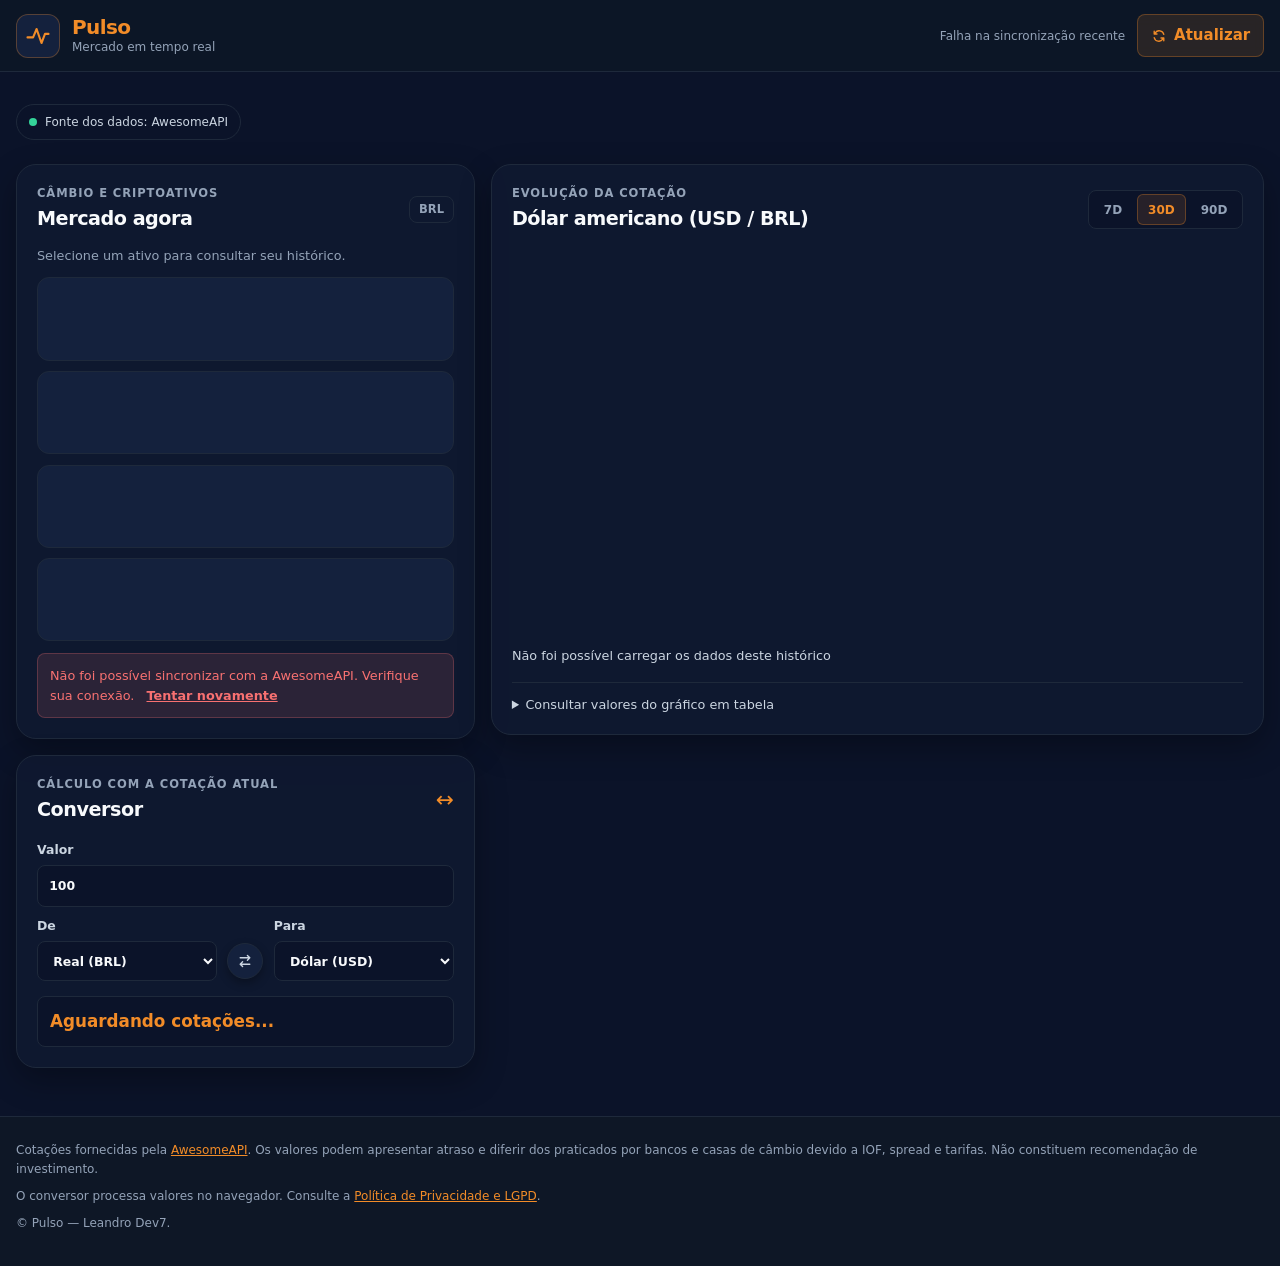
<file: index.html>
<!doctype html>
<html lang="pt-BR">
  <head>
    <meta charset="UTF-8" />
    <meta name="viewport" content="width=device-width, initial-scale=1" />
    <meta name="color-scheme" content="dark" />
    <title>Pulso</title>
    <meta
      name="description"
      content="Acompanhe cotações de moedas e ativos digitais em reais, consulte o histórico e converta valores."
    />
    <meta name="theme-color" content="#101827" />
    <meta property="og:type" content="website" />
    <meta property="og:locale" content="pt_BR" />
    <meta property="og:title" content="Pulso" />
    <meta
      property="og:description"
      content="Cotações, histórico e conversão de moedas em reais."
    />
    <meta name="referrer" content="no-referrer" />
    <meta
      http-equiv="Content-Security-Policy"
      content="default-src 'self'; base-uri 'self'; object-src 'none'; frame-src 'none'; form-action 'self'; img-src 'self' data:; script-src 'self' https://cdnjs.cloudflare.com; style-src 'self'; font-src 'self'; connect-src 'self' https://economia.awesomeapi.com.br; upgrade-insecure-requests"
    />
    <link
      rel="icon"
      href="data:image/svg+xml,%3Csvg xmlns='http://www.w3.org/2000/svg' viewBox='0 0 40 40'%3E%3Crect width='40' height='40' rx='10' fill='%2314213d'/%3E%3Cpath d='M8 25l8-8 6 5 10-11' fill='none' stroke='%23f28c28' stroke-width='3' stroke-linecap='round' stroke-linejoin='round'/%3E%3C/svg%3E"
    />
    <link rel="stylesheet" href="style.css" />
  </head>
  <body>
    <header class="topo">
      <a class="marca" href="index.html" aria-label="Pulso, início">
        <span class="marca-simbolo" aria-hidden="true">
          <svg viewBox="0 0 40 40" focusable="false">
            <path d="M5 22h8l5-12 7 20 5-13h5" />
          </svg>
        </span>
        <span class="marca-texto">
          <span class="marca-nome">Pulso</span>
          <span class="marca-assinatura">Mercado em tempo real</span>
        </span>
      </a>
      <div class="topo-acoes">
        <p class="atualizacao" id="atualizacao" aria-live="polite">
          Carregando cotações...
        </p>
        <button id="btn-atualizar" class="btn-atualizar" type="button">
          <svg viewBox="0 0 20 20" aria-hidden="true">
            <path d="M16 8a6 6 0 0 0-10.7-2L4 7.5M4 4v3.5h3.5M4 12a6 6 0 0 0 10.7 2L16 12.5M16 16v-3.5h-3.5" />
          </svg>
          Atualizar
        </button>
      </div>
    </header>

    <main class="conteudo">
      <div class="abertura">
        <p class="fonte-dados">
          <span class="indicador-status" aria-hidden="true"></span>
          Fonte dos dados: AwesomeAPI
        </p>
      </div>

      <div class="layout">
        <section
          class="painel area-cotacoes"
          aria-labelledby="t-cotacoes"
        >
          <div class="cabecalho-painel">
            <div>
              <p class="rotulo-secao">CÂMBIO E CRIPTOATIVOS</p>
              <h2 id="t-cotacoes">Mercado agora</h2>
            </div>
            <span class="tag">BRL</span>
          </div>
          <p class="dica">
            Selecione um ativo para consultar seu histórico.
          </p>
          <ul class="lista" id="lista" aria-label="Cotações atuais">
            <li class="esqueleto" aria-hidden="true"></li>
            <li class="esqueleto" aria-hidden="true"></li>
            <li class="esqueleto" aria-hidden="true"></li>
            <li class="esqueleto" aria-hidden="true"></li>
          </ul>
          <div class="erro" id="erro-cotacoes" role="alert" hidden>
            <span id="erro-msg"></span>
            <button id="btn-reintentar" type="button">Tentar novamente</button>
          </div>
        </section>

        <section
          class="painel area-grafico"
          aria-labelledby="t-grafico"
        >
          <div class="cabecalho-grafico">
            <div>
              <p class="rotulo-secao">EVOLUÇÃO DA COTAÇÃO</p>
              <h2 id="t-grafico">Histórico</h2>
            </div>
            <div class="periodos" role="group" aria-label="Período do gráfico">
              <button
                type="button"
                class="periodo"
                data-dias="7"
                aria-pressed="false"
              >
                7D
              </button>
              <button
                type="button"
                class="periodo"
                data-dias="30"
                aria-pressed="true"
              >
                30D
              </button>
              <button
                type="button"
                class="periodo"
                data-dias="90"
                aria-pressed="false"
              >
                90D
              </button>
            </div>
          </div>
          <div class="canvas-wrap">
            <svg
              id="grafico"
              class="grafico-svg"
              viewBox="0 0 800 320"
              preserveAspectRatio="none"
              role="img"
              aria-label="Gráfico com a evolução da cotação no período escolhido"
              aria-describedby="resumo-grafico"
            >
              <defs>
                <linearGradient id="chartGradient" x1="0" y1="0" x2="0" y2="1">
                  <stop offset="0%" stop-color="#f28c28" stop-opacity="0.35" />
                  <stop offset="100%" stop-color="#f28c28" stop-opacity="0" />
                </linearGradient>
              </defs>
              <g id="chart-grid"></g>
              <path id="chart-area" fill="url(#chartGradient)" d="" />
              <path
                id="chart-line"
                fill="none"
                stroke="#f28c28"
                stroke-width="2.5"
                stroke-linecap="round"
                stroke-linejoin="round"
                d=""
              />
              <g id="chart-crosshair" class="escondido">
                <line
                  id="crosshair-x"
                  x1="0"
                  y1="0"
                  x2="0"
                  y2="300"
                  stroke="#94a3b8"
                  stroke-width="1"
                  stroke-dasharray="2 2"
                />
                <circle
                  id="crosshair-dot"
                  cx="0"
                  cy="0"
                  r="4.5"
                  fill="#f28c28"
                  stroke="#ffffff"
                  stroke-width="2"
                />
              </g>
            </svg>
            <div id="chart-tooltip" class="chart-tooltip" aria-hidden="true">
              <div class="tooltip-data" id="tooltip-date">--</div>
              <div class="tooltip-valor" id="tooltip-val">R$ --</div>
              <div class="tooltip-variacao" id="tooltip-diff">--</div>
            </div>
          </div>
          <p class="resumo" id="resumo-grafico" aria-live="polite">
            Carregando histórico...
          </p>
          <details class="dados-grafico" id="dados-grafico">
            <summary>Consultar valores do gráfico em tabela</summary>
            <div class="tabela-wrap">
              <table id="tabela-grafico">
                <caption>Histórico da cotação selecionada</caption>
                <thead>
                  <tr>
                    <th scope="col">Data</th>
                    <th scope="col">Valor</th>
                    <th scope="col">Variação do dia</th>
                  </tr>
                </thead>
                <tbody id="corpo-tabela-grafico"></tbody>
              </table>
            </div>
          </details>
        </section>

        <section
          class="painel area-conversor"
          aria-labelledby="t-conversor"
        >
          <div class="cabecalho-painel">
            <div>
              <p class="rotulo-secao">CÁLCULO COM A COTAÇÃO ATUAL</p>
              <h2 id="t-conversor">Conversor</h2>
            </div>
            <span class="icone-conversor" aria-hidden="true">↔</span>
          </div>
          <form id="form-conversor" class="conversor" autocomplete="off">
            <label class="campo campo-valor">
              <span>Valor</span>
              <input
                id="valor"
                type="number"
                min="0"
                step="any"
                inputmode="decimal"
                value="100"
              />
            </label>
            <label class="campo">
              <span>De</span>
              <select id="de">
                <option value="BRL" selected>Real (BRL)</option>
                <option value="USD">Dólar (USD)</option>
                <option value="EUR">Euro (EUR)</option>
                <option value="GBP">Libra esterlina (GBP)</option>
                <option value="BTC">Bitcoin (BTC)</option>
              </select>
            </label>
            <button
              id="inverter"
              class="btn-inverter"
              type="button"
              aria-label="Inverter moedas"
            >
              <svg viewBox="0 0 20 20" aria-hidden="true">
                <path d="M4 6h12m0 0-3-3m3 3-3 3M16 14H4m0 0 3 3m-3-3 3-3" />
              </svg>
            </button>
            <label class="campo">
              <span>Para</span>
              <select id="para">
                <option value="BRL">Real (BRL)</option>
                <option value="USD" selected>Dólar (USD)</option>
                <option value="EUR">Euro (EUR)</option>
                <option value="GBP">Libra esterlina (GBP)</option>
                <option value="BTC">Bitcoin (BTC)</option>
              </select>
            </label>
          </form>
          <output class="resultado" id="resultado" for="valor de para">
            Aguardando cotações...
          </output>
        </section>
      </div>
    </main>

    <footer class="rodape">
      <p>
        Cotações fornecidas pela
        <a
          href="https://docs.awesomeapi.com.br/api-de-moedas"
          target="_blank"
          rel="noopener"
          >AwesomeAPI</a
        >. Os valores podem apresentar atraso e diferir dos praticados por
        bancos e casas de câmbio devido a IOF, spread e tarifas. Não constituem
        recomendação de investimento.
      </p>
      <p class="privacidade">
        O conversor processa valores no navegador. Consulte a
        <a href="privacidade.html">Política de Privacidade e LGPD</a>.
      </p>
      <p>© Pulso — Leandro Dev7.</p>
    </footer>

    <script src="script.js"></script>
  </body>
</html>
</file>
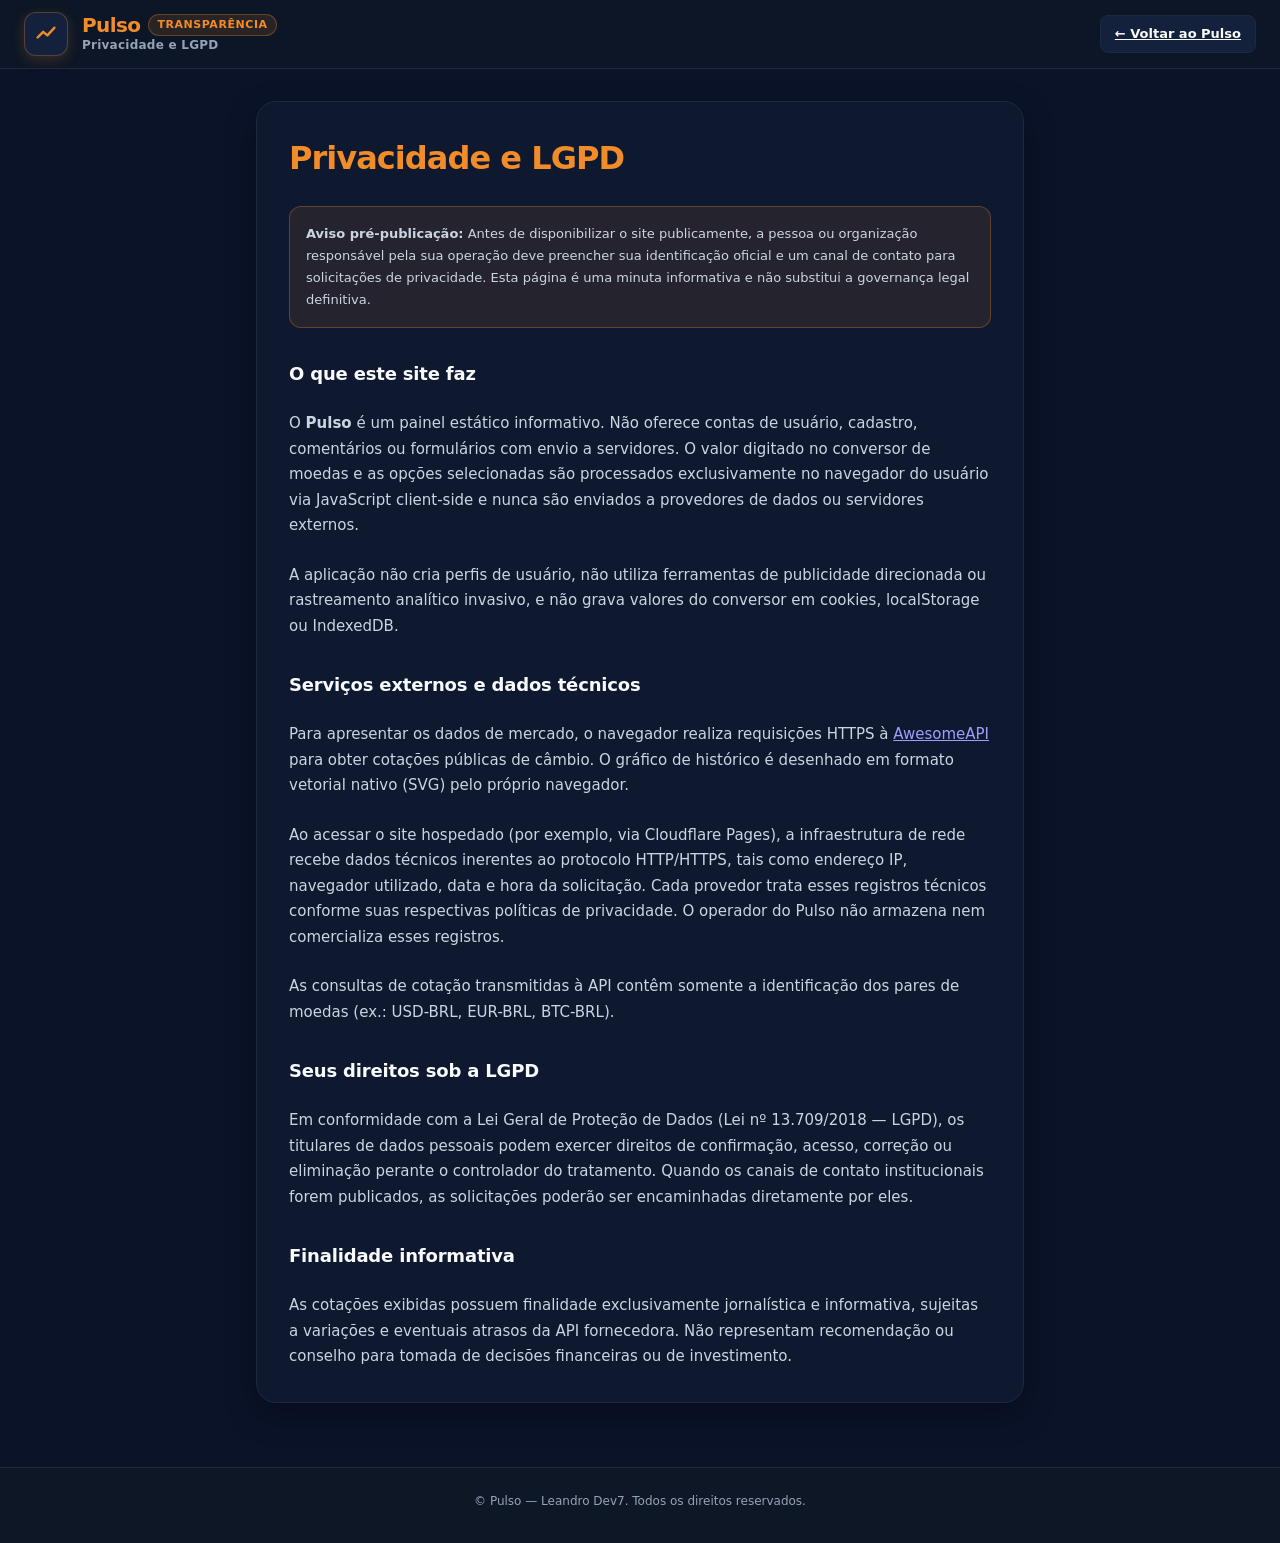
<file: privacidade.html>
<!doctype html>
<html lang="pt-BR">
  <head>
    <meta charset="UTF-8" />
    <meta name="viewport" content="width=device-width, initial-scale=1" />
    <meta name="color-scheme" content="dark" />
    <meta name="referrer" content="no-referrer" />
    <meta
      http-equiv="Content-Security-Policy"
      content="default-src 'self'; base-uri 'self'; object-src 'none'; frame-src 'none'; form-action 'self'; img-src 'self' data:; script-src 'self' https://cdnjs.cloudflare.com; style-src 'self'; font-src 'self'; connect-src 'self' https://economia.awesomeapi.com.br; upgrade-insecure-requests"
    />
    <meta
      name="description"
      content="Informações de privacidade do Pulso: dados processados pelo site e serviços externos utilizados."
    />
    <meta name="theme-color" content="#0b1329" />
    <title>Privacidade e LGPD | Pulso</title>
    <link
      rel="icon"
      href="data:image/svg+xml,%3Csvg xmlns='http://www.w3.org/2000/svg' viewBox='0 0 40 40'%3E%3Crect width='40' height='40' rx='10' fill='%2314213d'/%3E%3Cpath d='M8 25l8-8 6 5 10-11' fill='none' stroke='%23f28c28' stroke-width='3.5' stroke-linecap='round' stroke-linejoin='round'/%3E%3C/svg%3E"
    />
    <link rel="stylesheet" href="style.css" />
  </head>
  <body>
    <header class="header-topo">
      <div class="header-container">
        <a href="index.html" class="marca-bloco">
          <div class="marca-icone" aria-hidden="true">
            <svg viewBox="0 0 40 40" fill="none">
              <path d="M8 25l8-8 6 5 10-11" fill="none" stroke="#f28c28" stroke-width="3.5" stroke-linecap="round" stroke-linejoin="round" />
            </svg>
          </div>
          <div class="marca-titulos">
            <div class="marca-linha">
              <span class="marca-nome">Pulso</span>
              <span class="badge-tag">Transparência</span>
            </div>
            <p class="marca-subtitulo">Privacidade e LGPD</p>
          </div>
        </a>
        <a class="btn" href="index.html">← Voltar ao Pulso</a>
      </div>
    </header>

    <main class="conteudo-privacidade">
      <section class="painel" aria-labelledby="responsavel">
        <h1 id="responsavel">Privacidade e LGPD</h1>
        <p class="pendencia-privacidade">
          <strong>Aviso pré-publicação:</strong> Antes de disponibilizar o site publicamente, a pessoa ou organização responsável pela sua operação deve preencher sua identificação oficial e um canal de contato para solicitações de privacidade. Esta página é uma minuta informativa e não substitui a governança legal definitiva.
        </p>

        <h2>O que este site faz</h2>
        <p>
          O <strong>Pulso</strong> é um painel estático informativo. Não oferece contas de usuário, cadastro, comentários ou formulários com envio a servidores. O valor digitado no conversor de moedas e as opções selecionadas são processados exclusivamente no navegador do usuário via JavaScript client-side e nunca são enviados a provedores de dados ou servidores externos.
        </p>
        <p>
          A aplicação não cria perfis de usuário, não utiliza ferramentas de publicidade direcionada ou rastreamento analítico invasivo, e não grava valores do conversor em cookies, localStorage ou IndexedDB.
        </p>

        <h2>Serviços externos e dados técnicos</h2>
        <p>
          Para apresentar os dados de mercado, o navegador realiza requisições HTTPS à <a href="https://docs.awesomeapi.com.br/" target="_blank" rel="noopener">AwesomeAPI</a> para obter cotações públicas de câmbio. O gráfico de histórico é desenhado em formato vetorial nativo (SVG) pelo próprio navegador.
        </p>
        <p>
          Ao acessar o site hospedado (por exemplo, via Cloudflare Pages), a infraestrutura de rede recebe dados técnicos inerentes ao protocolo HTTP/HTTPS, tais como endereço IP, navegador utilizado, data e hora da solicitação. Cada provedor trata esses registros técnicos conforme suas respectivas políticas de privacidade. O operador do Pulso não armazena nem comercializa esses registros.
        </p>
        <p>
          As consultas de cotação transmitidas à API contêm somente a identificação dos pares de moedas (ex.: USD-BRL, EUR-BRL, BTC-BRL).
        </p>

        <h2>Seus direitos sob a LGPD</h2>
        <p>
          Em conformidade com a Lei Geral de Proteção de Dados (Lei nº 13.709/2018 — LGPD), os titulares de dados pessoais podem exercer direitos de confirmação, acesso, correção ou eliminação perante o controlador do tratamento. Quando os canais de contato institucionais forem publicados, as solicitações poderão ser encaminhadas diretamente por eles.
        </p>

        <h2>Finalidade informativa</h2>
        <p>
          As cotações exibidas possuem finalidade exclusivamente jornalística e informativa, sujeitas a variações e eventuais atrasos da API fornecedora. Não representam recomendação ou conselho para tomada de decisões financeiras ou de investimento.
        </p>
      </section>
    </main>

    <footer class="rodape">
      <div class="rodape-container">
        <p>© Pulso — Leandro Dev7. Todos os direitos reservados.</p>
      </div>
    </footer>
  </body>
</html>
</file>
<file: style.css>
/* ==========================================================================
   PULSO — O Mercado em Movimento
   Folha de Estilos Principal (100% CSS Nativo, Sem Dependências Externas)
   Compatível com CSP Restritiva (sem CDNs, sem fontes externas, modo escuro)
   ========================================================================== */

:root {
  color-scheme: dark;

  /* Paleta Base — Azul Marinho Profundo e Superfícies Estruturadas */
  --bg-body: #0b1329;
  --bg-header: rgba(14, 23, 38, 0.92);
  --bg-surface: #101b33;
  --bg-card: #14213d;
  --bg-card-hover: #192a4d;
  --bg-card-selected: #14213d;

  /* Cor da Marca — Laranja Pulso Vibrante */
  --laranja-brand: #f28c28;
  --laranja-hover: #fa9d43;
  --laranja-subtle: rgba(242, 140, 40, 0.12);
  --laranja-border: rgba(242, 140, 40, 0.3);
  --laranja-glow: rgba(242, 140, 40, 0.2);

  /* Linhas e Contornos */
  --borda-suave: #1e293b;
  --borda-media: #334155;
  --borda-foco: #f28c28;

  /* Tipografia */
  --texto-principal: #f8fafc;
  --texto-secundario: #cbd5e1;
  --texto-suave: #94a3b8;
  --texto-escuro: #64748b;

  /* Estados e Indicadores */
  --alta: #34d399;
  --alta-bg: rgba(52, 211, 153, 0.12);
  --alta-borda: rgba(52, 211, 153, 0.25);

  --baixa: #f87171;
  --baixa-bg: rgba(248, 113, 113, 0.12);
  --baixa-borda: rgba(248, 113, 113, 0.25);

  --raio-sm: 8px;
  --raio-md: 12px;
  --raio-lg: 16px;
  --raio-xl: 20px;
  --raio-pill: 9999px;

  --transicao-rapida: 150ms cubic-bezier(0.4, 0, 0.2, 1);
  --transicao-media: 250ms cubic-bezier(0.4, 0, 0.2, 1);
}

/* Reset Moderno e Acessível */
*,
*::before,
*::after {
  box-sizing: border-box;
  margin: 0;
  padding: 0;
}

html {
  -webkit-text-size-adjust: 100%;
  scroll-behavior: smooth;
}

body {
  background-color: var(--bg-body);
  color: var(--texto-principal);
  font-family: system-ui, -apple-system, BlinkMacSystemFont, "Segoe UI", Roboto, "Helvetica Neue", Arial, sans-serif;
  font-size: 0.9375rem;
  line-height: 1.5;
  min-height: 100vh;
  display: flex;
  flex-direction: column;
  -webkit-font-smoothing: antialiased;
  -moz-osx-font-smoothing: grayscale;
}

/* Números Tabulares para Alinhamento Financeiro Impecável */
.font-mono-num {
  font-family: ui-monospace, "SF Mono", Menlo, Monaco, Consolas, "Liberation Mono", monospace;
  font-variant-numeric: tabular-nums;
  font-feature-settings: "tnum" 1, "zero" 1;
}

/* Foco Acessível via Teclado (WCAG 2.1 AA) */
:focus-visible {
  outline: 2px solid var(--borda-foco) !important;
  outline-offset: 2px !important;
}

button, input, select {
  font: inherit;
  color: inherit;
}

/* Utilitários */
.escondido, [hidden] {
  display: none !important;
}

.sr-only {
  position: absolute;
  width: 1px;
  height: 1px;
  padding: 0;
  margin: -1px;
  overflow: hidden;
  clip: rect(0, 0, 0, 0);
  white-space: nowrap;
  border-width: 0;
}

/* Barra de rolagem sutil */
::-webkit-scrollbar {
  width: 6px;
  height: 6px;
}
::-webkit-scrollbar-track {
  background: transparent;
}
::-webkit-scrollbar-thumb {
  background: rgba(148, 163, 184, 0.2);
  border-radius: var(--raio-pill);
}
::-webkit-scrollbar-thumb:hover {
  background: rgba(148, 163, 184, 0.4);
}

/* ==========================================================================
   Cabeçalho Principal e Identidade Pulso
   ========================================================================== */
.header-topo {
  position: sticky;
  top: 0;
  z-index: 40;
  background-color: var(--bg-header);
  backdrop-filter: blur(12px);
  -webkit-backdrop-filter: blur(12px);
  border-bottom: 1px solid var(--borda-suave);
}

.header-container {
  max-width: 1280px;
  margin: 0 auto;
  padding: 0 1rem;
  height: 4.25rem;
  display: flex;
  align-items: center;
  justify-content: space-between;
  gap: 1rem;
}

@media (min-width: 640px) {
  .header-container {
    padding: 0 1.5rem;
  }
}

.marca-bloco {
  display: flex;
  align-items: center;
  gap: 0.875rem;
  text-decoration: none;
}

.marca-icone {
  width: 2.75rem;
  height: 2.75rem;
  border-radius: var(--raio-md);
  background-color: var(--bg-card);
  border: 1px solid var(--laranja-border);
  display: flex;
  align-items: center;
  justify-content: center;
  box-shadow: 0 4px 14px var(--laranja-glow);
  flex-shrink: 0;
}

.marca-icone svg {
  width: 1.75rem;
  height: 1.75rem;
}

.marca-titulos {
  display: flex;
  flex-direction: column;
}

.marca-linha {
  display: flex;
  align-items: center;
  gap: 0.5rem;
}

.marca-nome {
  font-size: 1.5rem;
  font-weight: 900;
  letter-spacing: -0.03em;
  color: var(--laranja-brand);
  line-height: 1.1;
}

.badge-tag {
  font-size: 0.6875rem;
  font-weight: 700;
  text-transform: uppercase;
  letter-spacing: 0.05em;
  padding: 0.125rem 0.5rem;
  border-radius: var(--raio-pill);
  background-color: var(--laranja-subtle);
  color: var(--laranja-brand);
  border: 1px solid var(--laranja-border);
  display: none;
}

@media (min-width: 480px) {
  .badge-tag {
    display: inline-block;
  }
}

.marca-subtitulo {
  font-size: 0.75rem;
  font-weight: 600;
  color: var(--texto-suave);
  letter-spacing: 0.02em;
}

/* Relógio Oficial de Brasília */
.relogio-bloco {
  display: none;
  align-items: center;
  gap: 0.625rem;
  padding: 0.375rem 0.875rem;
  border-radius: var(--raio-pill);
  background-color: rgba(20, 33, 61, 0.6);
  border: 1px solid var(--borda-suave);
  font-size: 0.75rem;
}

@media (min-width: 768px) {
  .relogio-bloco {
    display: flex;
  }
}

.ponto-status {
  width: 0.5rem;
  height: 0.5rem;
  border-radius: 50%;
  background-color: var(--laranja-brand);
  box-shadow: 0 0 8px var(--laranja-brand);
  flex-shrink: 0;
}

.relogio-rotulo {
  color: var(--texto-secundario);
  font-weight: 500;
}

.relogio-hora {
  color: var(--texto-principal);
  font-weight: 700;
}

/* Botões do Topo */
.btn {
  display: inline-flex;
  align-items: center;
  justify-content: center;
  gap: 0.5rem;
  padding: 0.5rem 0.875rem;
  border-radius: var(--raio-sm);
  font-size: 0.8125rem;
  font-weight: 600;
  border: 1px solid var(--borda-suave);
  background-color: var(--bg-card);
  color: var(--texto-principal);
  cursor: pointer;
  transition: all var(--transicao-rapida);
}

.btn:hover {
  background-color: var(--bg-card-hover);
  border-color: var(--borda-media);
}

.btn:active {
  transform: scale(0.97);
}

.btn:disabled {
  opacity: 0.6;
  cursor: not-allowed;
  transform: none;
}

.icone-sync {
  width: 0.875rem;
  height: 0.875rem;
  color: var(--laranja-brand);
  flex-shrink: 0;
  transition: transform 0.5s ease;
}

.girando {
  animation: girar 1s linear infinite;
}

@keyframes girar {
  from { transform: rotate(0deg); }
  to { transform: rotate(360deg); }
}

/* ==========================================================================
   Sub-barra de Informações e Sincronização
   ========================================================================== */
.subbarra {
  border-bottom: 1px solid var(--borda-suave);
  background-color: rgba(14, 23, 38, 0.4);
  padding: 0.625rem 1rem;
  font-size: 0.75rem;
  color: var(--texto-suave);
}

@media (min-width: 640px) {
  .subbarra {
    padding: 0.625rem 1.5rem;
  }
}

.subbarra-container {
  max-width: 1280px;
  margin: 0 auto;
  display: flex;
  flex-wrap: wrap;
  align-items: center;
  justify-content: space-between;
  gap: 0.75rem;
}

.subbarra-esq {
  display: flex;
  align-items: center;
  gap: 0.5rem;
}

.ponto-mini {
  width: 0.4rem;
  height: 0.4rem;
  border-radius: 50%;
  background-color: var(--laranja-brand);
}

.subbarra-dir {
  display: flex;
  align-items: center;
  gap: 0.75rem;
  font-size: 0.6875rem;
}

.badge-moedas {
  padding: 0.125rem 0.5rem;
  border-radius: var(--raio-sm);
  background-color: var(--bg-card);
  border: 1px solid var(--borda-suave);
  color: var(--texto-secundario);
}

/* ==========================================================================
   Área Principal do Conteúdo
   ========================================================================== */
.conteudo-principal {
  max-width: 1280px;
  margin: 0 auto;
  padding: 1.5rem 1rem 2.5rem;
  width: 100%;
  flex: 1;
  display: flex;
  flex-direction: column;
  gap: 1.5rem;
}

@media (min-width: 640px) {
  .conteudo-principal {
    padding: 1.5rem 1.5rem 3rem;
  }
}

/* Banner de Erro Geral */
.banner-erro {
  padding: 0.75rem 1rem;
  border-radius: var(--raio-md);
  background-color: rgba(76, 5, 25, 0.45);
  border: 1px solid rgba(225, 29, 72, 0.4);
  color: #fda4af;
  font-size: 0.8125rem;
  display: flex;
  align-items: center;
  justify-content: space-between;
  gap: 1rem;
}

.btn-link {
  background: none;
  border: none;
  color: inherit;
  font-weight: 700;
  text-decoration: underline;
  cursor: pointer;
  padding: 0;
}

.btn-link:hover {
  color: #ffffff;
}

/* ==========================================================================
   Seção de Cards de Cotação (Acessíveis como <button>)
   ========================================================================== */
.secao-kpi-topo {
  display: flex;
  align-items: center;
  justify-content: space-between;
  margin-bottom: 0.75rem;
}

.secao-kpi-titulo {
  font-size: 0.75rem;
  font-weight: 800;
  text-transform: uppercase;
  letter-spacing: 0.08em;
  color: var(--texto-suave);
  display: flex;
  align-items: center;
  gap: 0.5rem;
}

.secao-kpi-dica {
  font-size: 0.6875rem;
  font-weight: 400;
  color: var(--texto-escuro);
  text-transform: none;
  letter-spacing: normal;
  display: none;
}

@media (min-width: 640px) {
  .secao-kpi-dica {
    display: inline;
  }
}

.link-reset-usd {
  font-size: 0.75rem;
  font-weight: 600;
  color: var(--laranja-brand);
  background: none;
  border: none;
  cursor: pointer;
  transition: color var(--transicao-rapida);
}

.link-reset-usd:hover {
  color: var(--laranja-hover);
  text-decoration: underline;
}

.cards-grid {
  list-style: none;
  display: grid;
  grid-template-columns: 1fr;
  gap: 1rem;
}

@media (min-width: 640px) {
  .cards-grid {
    grid-template-columns: repeat(3, 1fr);
  }
}

.card-item {
  min-width: 0;
}

.card-btn {
  width: 100%;
  text-align: left;
  border-radius: var(--raio-lg);
  padding: 1.125rem;
  background-color: rgba(16, 27, 51, 0.75);
  border: 1px solid var(--borda-suave);
  cursor: pointer;
  transition: all var(--transicao-rapida);
  position: relative;
  overflow: hidden;
  display: flex;
  flex-direction: column;
}

.card-btn:hover {
  background-color: rgba(20, 33, 61, 0.8);
  border-color: var(--borda-media);
  transform: translateY(-2px);
}

.card-btn[aria-pressed="true"] {
  background-color: var(--bg-card);
  border-color: var(--laranja-brand);
  box-shadow: 0 8px 24px var(--laranja-glow);
  outline: 1px solid var(--laranja-border);
}

.card-cabecalho {
  display: flex;
  align-items: center;
  justify-content: space-between;
  margin-bottom: 0.625rem;
}

.card-identificacao {
  display: flex;
  align-items: center;
  gap: 0.625rem;
}

.card-bandeira {
  font-size: 1.25rem;
  line-height: 1;
}

.card-sigla {
  font-size: 0.8125rem;
  font-weight: 800;
  text-transform: uppercase;
  color: var(--texto-principal);
  letter-spacing: 0.03em;
  display: block;
}

.card-nome {
  font-size: 0.6875rem;
  color: var(--texto-suave);
  display: block;
}

.badge-variacao {
  display: inline-flex;
  align-items: center;
  gap: 0.25rem;
  font-size: 0.6875rem;
  font-weight: 700;
  padding: 0.1875rem 0.5rem;
  border-radius: var(--raio-pill);
}

.badge-alta {
  background-color: var(--alta-bg);
  color: var(--alta);
  border: 1px solid var(--alta-borda);
}

.badge-baixa {
  background-color: var(--baixa-bg);
  color: var(--baixa);
  border: 1px solid var(--baixa-borda);
}

.card-valor-bloco {
  margin: 0.375rem 0 0.875rem;
}

.card-valor {
  font-size: 1.5rem;
  font-weight: 800;
  letter-spacing: -0.03em;
  color: var(--texto-principal);
  line-height: 1.2;
}

@media (min-width: 1024px) {
  .card-valor {
    font-size: 1.625rem;
  }
}

.card-minmax {
  display: flex;
  justify-content: space-between;
  font-size: 0.6875rem;
  color: var(--texto-suave);
  margin-bottom: 0.375rem;
}

.barra-faixa-wrap {
  width: 100%;
  height: 0.375rem;
  background-color: var(--bg-body);
  border-radius: var(--raio-pill);
  overflow: hidden;
  border: 1px solid var(--borda-suave);
  padding: 1px;
}

.barra-faixa-progresso {
  height: 100%;
  border-radius: var(--raio-pill);
  transition: width 0.5s ease-out;
}

.barra-alta {
  background: linear-gradient(90deg, var(--laranja-brand), var(--alta));
}

.barra-baixa {
  background: linear-gradient(90deg, var(--baixa), #f59e0b);
}

/* Skeletons */
.skeleton-card {
  border-radius: var(--raio-lg);
  padding: 1.125rem;
  background-color: rgba(16, 27, 51, 0.4);
  border: 1px solid var(--borda-suave);
  animation: pulso-skeleton 1.5s ease-in-out infinite;
}

@keyframes pulso-skeleton {
  0%, 100% { opacity: 0.6; }
  50% { opacity: 0.25; }
}

.skeleton-linha {
  background-color: var(--borda-suave);
  border-radius: var(--raio-sm);
}

/* ==========================================================================
   Workspace Principal: Grid com Gráfico (8 cols) e Conversor (4 cols)
   ========================================================================== */
.workspace-grid {
  display: grid;
  grid-template-columns: 1fr;
  gap: 1.5rem;
  align-items: start;
}

@media (min-width: 1024px) {
  .workspace-grid {
    grid-template-columns: 8fr 4fr;
  }
}

/* Painéis Base */
.painel {
  background-color: rgba(16, 27, 51, 0.7);
  border: 1px solid var(--borda-suave);
  border-radius: var(--raio-xl);
  padding: 1.25rem;
  box-shadow: 0 12px 32px rgba(0, 0, 0, 0.3);
  position: relative;
  overflow: hidden;
}

@media (min-width: 640px) {
  .painel {
    padding: 1.5rem;
  }
}

/* ==========================================================================
   Painel do Gráfico Histórico
   ========================================================================== */
.grafico-topo {
  display: flex;
  flex-direction: column;
  justify-content: space-between;
  gap: 1rem;
  padding-bottom: 1rem;
  border-bottom: 1px solid var(--borda-suave);
}

@media (min-width: 640px) {
  .grafico-topo {
    flex-direction: row;
    align-items: center;
  }
}

.grafico-titulos {
  display: flex;
  flex-direction: column;
  gap: 0.25rem;
}

.grafico-titulo-linha {
  display: flex;
  align-items: center;
  gap: 0.625rem;
  flex-wrap: wrap;
}

.grafico-titulo-linha h3 {
  font-size: 1.125rem;
  font-weight: 800;
  letter-spacing: -0.02em;
  color: var(--texto-principal);
}

.badge-periodo-pct {
  font-size: 0.6875rem;
  font-weight: 700;
  padding: 0.125rem 0.5rem;
  border-radius: var(--raio-sm);
  background-color: var(--bg-card);
  color: var(--texto-suave);
  border: 1px solid var(--borda-suave);
}

.grafico-subtitulo {
  font-size: 0.75rem;
  color: var(--texto-suave);
}

/* Grupo de Botões de Período */
.periodos-grupo {
  display: inline-flex;
  padding: 0.25rem;
  background-color: var(--bg-body);
  border: 1px solid var(--borda-suave);
  border-radius: var(--raio-md);
  align-self: flex-start;
}

@media (min-width: 640px) {
  .periodos-grupo {
    align-self: auto;
  }
}

.btn-periodo {
  padding: 0.375rem 0.75rem;
  border-radius: var(--raio-sm);
  font-size: 0.75rem;
  font-weight: 700;
  color: var(--texto-suave);
  background: transparent;
  border: 1px solid transparent;
  cursor: pointer;
  transition: all var(--transicao-rapida);
}

.btn-periodo:hover {
  color: var(--texto-principal);
}

.btn-periodo[aria-pressed="true"] {
  background-color: var(--laranja-subtle);
  color: var(--laranja-brand);
  border-color: var(--laranja-border);
}

/* Métricas Resumidas */
.metricas-grid {
  display: grid;
  grid-template-columns: repeat(2, 1fr);
  gap: 0.75rem;
  padding: 0.875rem 0.25rem;
  margin: 0.5rem 0;
  border-bottom: 1px solid rgba(51, 65, 85, 0.4);
}

@media (min-width: 640px) {
  .metricas-grid {
    grid-template-columns: repeat(4, 1fr);
  }
}

.metrica-item {
  display: flex;
  flex-direction: column;
  gap: 0.125rem;
}

.metrica-rotulo {
  font-size: 0.6875rem;
  color: var(--texto-escuro);
}

.metrica-valor {
  font-size: 0.875rem;
  font-weight: 700;
  color: var(--texto-principal);
}

.metrica-destaque {
  color: var(--laranja-brand);
}

/* Área do Gráfico SVG */
.chart-wrapper {
  position: relative;
  width: 100%;
  height: 19rem;
  margin: 0.5rem 0;
  user-select: none;
}

@media (min-width: 640px) {
  .chart-wrapper {
    height: 21rem;
  }
}

.chart-svg {
  width: 100%;
  height: 100%;
  overflow: visible;
}

/* Tooltip Interativo */
.chart-tooltip {
  position: absolute;
  pointer-events: none;
  opacity: 0;
  transition: opacity 120ms ease, transform 120ms ease;
  background-color: var(--bg-card);
  border: 1px solid var(--borda-media);
  padding: 0.5rem 0.75rem;
  border-radius: var(--raio-sm);
  box-shadow: 0 10px 25px rgba(0, 0, 0, 0.5);
  font-size: 0.75rem;
  z-index: 30;
  transform: translate(-50%, -100%);
  margin-top: -0.625rem;
  white-space: nowrap;
}

.tooltip-data {
  font-size: 0.625rem;
  color: var(--texto-suave);
  margin-bottom: 0.125rem;
}

.tooltip-valor {
  font-size: 0.875rem;
  font-weight: 800;
  color: var(--texto-principal);
}

.tooltip-variacao {
  font-size: 0.625rem;
  font-weight: 700;
}

/* Estados de Carregamento e Falha no Gráfico */
.chart-loading-overlay,
.chart-error-overlay {
  position: absolute;
  inset: 0;
  display: flex;
  flex-direction: column;
  align-items: center;
  justify-content: center;
  gap: 0.75rem;
  border-radius: var(--raio-md);
  z-index: 20;
}

.chart-loading-overlay {
  background-color: rgba(16, 27, 51, 0.85);
  backdrop-filter: blur(4px);
  -webkit-backdrop-filter: blur(4px);
  color: var(--texto-suave);
  font-size: 0.8125rem;
}

.chart-error-overlay {
  background-color: rgba(16, 27, 51, 0.95);
  padding: 1.5rem;
  text-align: center;
}

.icone-alerta-erro {
  width: 2rem;
  height: 2rem;
  color: var(--baixa);
}

.chart-error-overlay p {
  color: var(--texto-secundario);
  font-weight: 600;
  font-size: 0.8125rem;
}

/* Rodapé do Gráfico e Tabela */
.grafico-rodape {
  display: flex;
  align-items: center;
  justify-content: space-between;
  padding-top: 0.875rem;
  border-top: 1px solid var(--borda-suave);
  font-size: 0.75rem;
  color: var(--texto-suave);
}

.resumo-legenda {
  display: flex;
  align-items: center;
  gap: 0.5rem;
}

.traco-legenda {
  width: 0.625rem;
  height: 2px;
  background-color: var(--laranja-brand);
}

.btn-toggle-tabela {
  background: none;
  border: none;
  color: var(--texto-secundario);
  font-weight: 600;
  font-size: 0.75rem;
  cursor: pointer;
  display: flex;
  align-items: center;
  gap: 0.25rem;
  transition: color var(--transicao-rapida);
}

.btn-toggle-tabela:hover {
  color: var(--laranja-brand);
}

.icone-seta {
  width: 0.875rem;
  height: 0.875rem;
  transition: transform var(--transicao-rapida);
}

.girar-180 {
  transform: rotate(180deg);
}

/* Tabela Acessível */
.tabela-container {
  margin-top: 1rem;
  padding-top: 0.875rem;
  border-top: 1px solid var(--borda-suave);
}

.tabela-scroll {
  max-height: 14rem;
  overflow-y: auto;
  border-radius: var(--raio-md);
  border: 1px solid var(--borda-suave);
}

.tabela-dados {
  width: 100%;
  border-collapse: collapse;
  font-size: 0.75rem;
  text-align: left;
}

.tabela-dados thead {
  background-color: var(--bg-body);
  color: var(--texto-suave);
  position: sticky;
  top: 0;
  z-index: 10;
}

.tabela-dados th,
.tabela-dados td {
  padding: 0.5rem 0.75rem;
}

.tabela-dados th {
  font-weight: 700;
  border-bottom: 1px solid var(--borda-suave);
}

.tabela-dados tbody tr {
  border-bottom: 1px solid rgba(30, 41, 59, 0.6);
  transition: background-color var(--transicao-rapida);
}

.tabela-dados tbody tr:hover {
  background-color: rgba(30, 41, 59, 0.4);
}

/* ==========================================================================
   Painel do Conversor de Moedas
   ========================================================================== */
.conversor-topo {
  display: flex;
  align-items: center;
  justify-content: space-between;
  padding-bottom: 0.875rem;
  border-bottom: 1px solid var(--borda-suave);
}

.conversor-titulos h3 {
  font-size: 1rem;
  font-weight: 800;
  color: var(--texto-principal);
  display: flex;
  align-items: center;
  gap: 0.5rem;
}

.conversor-titulos p {
  font-size: 0.75rem;
  color: var(--texto-suave);
  margin-top: 0.125rem;
}

.conversor-form {
  display: flex;
  flex-direction: column;
  gap: 1rem;
  margin: 1.25rem 0;
}

.campo-conversor {
  display: flex;
  flex-direction: column;
  gap: 0.375rem;
}

.campo-conversor-rotulo {
  display: flex;
  align-items: center;
  justify-content: space-between;
  font-size: 0.75rem;
  font-weight: 600;
  color: var(--texto-secundario);
}

.input-combinado {
  position: relative;
  display: flex;
  align-items: center;
}

.input-valor {
  width: 100%;
  background-color: var(--bg-body);
  border: 1px solid var(--borda-suave);
  border-radius: var(--raio-md);
  padding: 0.625rem 8.5rem 0.625rem 0.875rem;
  font-size: 1rem;
  font-weight: 700;
  color: var(--texto-principal);
  transition: border-color var(--transicao-rapida);
}

.input-valor:focus {
  border-color: var(--laranja-brand);
}

.select-moeda-wrap {
  position: absolute;
  right: 0.375rem;
  display: flex;
  align-items: center;
}

.select-moeda {
  background-color: var(--bg-card);
  border: 1px solid var(--borda-suave);
  border-radius: var(--raio-sm);
  color: var(--texto-principal);
  font-size: 0.75rem;
  font-weight: 700;
  padding: 0.375rem 0.625rem;
  cursor: pointer;
  transition: background-color var(--transicao-rapida);
}

.select-moeda:hover {
  background-color: var(--bg-card-hover);
}

/* Botão Inverter */
.divisor-inverter {
  position: relative;
  display: flex;
  align-items: center;
  justify-content: center;
  margin: -0.25rem 0;
}

.linha-inverter {
  position: absolute;
  inset-inline: 0;
  height: 1px;
  background-color: var(--borda-suave);
}

.btn-inverter {
  position: relative;
  z-index: 10;
  width: 2.25rem;
  height: 2.25rem;
  border-radius: 50%;
  background-color: var(--bg-card);
  border: 1px solid var(--borda-suave);
  color: var(--texto-secundario);
  display: flex;
  align-items: center;
  justify-content: center;
  cursor: pointer;
  box-shadow: 0 4px 10px rgba(0, 0, 0, 0.3);
  transition: all var(--transicao-rapida);
}

.btn-inverter:hover {
  background-color: var(--laranja-brand);
  color: #0b1329;
  border-color: var(--laranja-brand);
}

.btn-inverter:active {
  transform: scale(0.9);
}

.output-resultado {
  width: 100%;
  background-color: var(--bg-body);
  border: 1px solid var(--borda-suave);
  border-radius: var(--raio-md);
  padding: 0.625rem 8.5rem 0.625rem 0.875rem;
  font-size: 1rem;
  font-weight: 800;
  color: var(--laranja-brand);
  display: block;
  overflow: hidden;
  text-overflow: ellipsis;
  white-space: nowrap;
}

/* Presets Rápidos */
.presets-bloco {
  margin-top: -0.25rem;
}

.presets-rotulo {
  font-size: 0.6875rem;
  font-weight: 700;
  color: var(--texto-suave);
  margin-bottom: 0.375rem;
  display: block;
}

.presets-grid {
  display: grid;
  grid-template-columns: repeat(4, 1fr);
  gap: 0.375rem;
}

.btn-preset {
  background-color: var(--bg-body);
  border: 1px solid var(--borda-suave);
  border-radius: var(--raio-sm);
  color: var(--texto-secundario);
  font-size: 0.75rem;
  font-weight: 600;
  padding: 0.375rem 0.25rem;
  text-align: center;
  cursor: pointer;
  transition: all var(--transicao-rapida);
}

.btn-preset:hover {
  background-color: var(--borda-suave);
  color: var(--texto-principal);
}

/* Transparência e Paridades */
.paridades-box {
  background-color: rgba(11, 19, 41, 0.8);
  border: 1px solid var(--borda-suave);
  border-radius: var(--raio-md);
  padding: 0.75rem 0.875rem;
  display: flex;
  flex-direction: column;
  gap: 0.5rem;
  font-size: 0.75rem;
}

.paridade-linha {
  display: flex;
  align-items: center;
  justify-content: space-between;
  color: var(--texto-suave);
}

.paridade-valor {
  color: var(--texto-principal);
  font-weight: 600;
}

.paridade-rodape {
  border-top: 1px solid var(--borda-suave);
  padding-top: 0.5rem;
  display: flex;
  align-items: center;
  justify-content: space-between;
  font-size: 0.6875rem;
  color: var(--texto-escuro);
}

.status-cotacao-ativa {
  color: var(--alta);
  font-weight: 600;
}

.status-cotacao-alerta {
  color: var(--baixa);
  font-weight: 700;
}

/* ==========================================================================
   Rodapé Institucional
   ========================================================================== */
.rodape {
  border-top: 1px solid var(--borda-suave);
  background-color: #0e1726;
  padding: 2.25rem 1rem;
  font-size: 0.75rem;
  color: var(--texto-suave);
  margin-top: auto;
}

@media (min-width: 640px) {
  .rodape {
    padding: 2.5rem 1.5rem;
  }
}

.rodape-container {
  max-width: 1280px;
  margin: 0 auto;
  display: flex;
  flex-direction: column;
  gap: 1.25rem;
}

.rodape-topo {
  display: flex;
  flex-direction: column;
  justify-content: space-between;
  gap: 0.75rem;
  padding-bottom: 1rem;
  border-bottom: 1px solid var(--borda-suave);
}

@media (min-width: 640px) {
  .rodape-topo {
    flex-direction: row;
    align-items: center;
  }
}

.rodape-marca {
  display: flex;
  align-items: center;
  gap: 0.625rem;
}

.ponto-marca-rodape {
  width: 0.625rem;
  height: 0.625rem;
  border-radius: 50%;
  background-color: var(--laranja-brand);
}

.rodape-nome {
  font-weight: 800;
  color: var(--texto-principal);
  font-size: 0.875rem;
  letter-spacing: -0.01em;
}

.rodape-descricao {
  color: var(--texto-escuro);
  font-size: 0.75rem;
}

.rodape-textos {
  display: flex;
  flex-direction: column;
  gap: 0.75rem;
  line-height: 1.6;
}

.rodape-textos a {
  color: var(--laranja-brand);
  text-decoration: underline;
  text-underline-offset: 3px;
  font-weight: 600;
  transition: color var(--transicao-rapida);
}

.rodape-textos a:hover {
  color: var(--laranja-hover);
}

.rodape-lgpd {
  padding-top: 0.75rem;
  border-top: 1px solid rgba(30, 41, 59, 0.6);
  color: var(--texto-escuro);
}

/* ==========================================================================
   Estilos da Página de Privacidade (privacidade.html)
   ========================================================================== */
.conteudo-privacidade {
  max-width: 800px;
  margin: 0 auto;
  padding: 2rem 1rem 4rem;
  width: 100%;
}

.conteudo-privacidade .painel {
  padding: 2rem;
  display: flex;
  flex-direction: column;
  gap: 1.5rem;
}

.conteudo-privacidade h1 {
  font-size: 2rem;
  font-weight: 900;
  color: var(--laranja-brand);
  letter-spacing: -0.03em;
}

.conteudo-privacidade h2 {
  font-size: 1.125rem;
  font-weight: 800;
  color: var(--texto-principal);
  margin-top: 0.5rem;
  letter-spacing: -0.01em;
}

.conteudo-privacidade p {
  color: var(--texto-secundario);
  line-height: 1.7;
}

.pendencia-privacidade {
  padding: 1rem;
  border-radius: var(--raio-md);
  background-color: rgba(242, 140, 40, 0.1);
  border: 1px solid var(--laranja-border);
  color: #fed7aa;
  font-size: 0.8125rem;
}

/* Layout Pulso: seletores alinhados ao index.html */
.topo {
  position: sticky;
  top: 0;
  z-index: 40;
  min-height: 4.5rem;
  padding: 0.75rem max(1rem, calc((100% - 1280px) / 2));
  display: flex;
  align-items: center;
  justify-content: space-between;
  gap: 1rem;
  background: var(--bg-header);
  border-bottom: 1px solid var(--borda-suave);
  backdrop-filter: blur(12px);
}

.marca {
  display: inline-flex;
  align-items: center;
  gap: 0.75rem;
  color: inherit;
  text-decoration: none;
}

.marca-simbolo {
  width: 2.75rem;
  height: 2.75rem;
  display: grid;
  place-items: center;
  border: 1px solid var(--laranja-border);
  border-radius: var(--raio-md);
  background: var(--bg-card);
}

.marca-simbolo svg {
  width: 1.75rem;
  height: 1.75rem;
  fill: none;
  stroke: var(--laranja-brand);
  stroke-width: 3;
  stroke-linecap: round;
  stroke-linejoin: round;
}

.marca-texto {
  display: flex;
  flex-direction: column;
}

.marca-nome {
  color: var(--laranja-brand);
  font-size: 1.25rem;
  font-weight: 900;
  line-height: 1.1;
}

.marca-assinatura {
  color: var(--texto-suave);
  font-size: 0.75rem;
}

.topo-acoes {
  display: flex;
  align-items: center;
  justify-content: flex-end;
  gap: 0.75rem;
}

.atualizacao {
  color: var(--texto-suave);
  font-size: 0.75rem;
  text-align: right;
}

.btn-atualizar {
  display: inline-flex;
  align-items: center;
  gap: 0.45rem;
  padding: 0.55rem 0.8rem;
  border: 1px solid var(--laranja-border);
  border-radius: var(--raio-sm);
  background: var(--laranja-subtle);
  color: var(--laranja-brand);
  font-weight: 700;
  cursor: pointer;
}

.btn-atualizar svg {
  width: 1rem;
  height: 1rem;
  fill: none;
  stroke: currentColor;
  stroke-width: 1.7;
  stroke-linecap: round;
  stroke-linejoin: round;
}

.btn-atualizar:hover {
  background: var(--laranja-border);
}

.btn-atualizar:disabled {
  cursor: wait;
  opacity: 0.65;
}

.conteudo {
  width: min(100% - 2rem, 1280px);
  margin: 0 auto;
  padding: 2rem 0 3rem;
  flex: 1;
}

.abertura {
  display: flex;
  align-items: flex-end;
  justify-content: space-between;
  gap: 1.5rem;
  margin-bottom: 1.5rem;
}

.sobretitulo,
.rotulo-secao {
  color: var(--texto-suave);
  font-size: 0.72rem;
  font-weight: 700;
  letter-spacing: 0.08em;
  text-transform: uppercase;
}

.sobretitulo span {
  color: var(--laranja-brand);
}

.abertura h1 {
  margin-top: 0.35rem;
  font-size: clamp(1.8rem, 3vw, 2.5rem);
  letter-spacing: -0.04em;
  line-height: 1.1;
}

.abertura-descricao {
  margin-top: 0.5rem;
  color: var(--texto-secundario);
}

.fonte-dados {
  display: flex;
  align-items: center;
  gap: 0.5rem;
  padding: 0.5rem 0.75rem;
  border: 1px solid var(--borda-suave);
  border-radius: var(--raio-pill);
  color: var(--texto-secundario);
  font-size: 0.75rem;
  white-space: nowrap;
}

.indicador-status {
  width: 0.5rem;
  height: 0.5rem;
  border-radius: 50%;
  background: var(--alta);
}

.layout {
  display: grid;
  grid-template-columns: minmax(0, 0.92fr) minmax(0, 1.55fr);
  grid-template-areas:
    "cotacoes grafico"
    "conversor grafico";
  align-items: start;
  gap: 1rem;
}

.area-cotacoes {
  grid-area: cotacoes;
}

.area-grafico {
  grid-area: grafico;
  min-width: 0;
}

.area-conversor {
  grid-area: conversor;
}

.painel {
  padding: 1.25rem;
}

.cabecalho-painel,
.cabecalho-grafico {
  display: flex;
  align-items: center;
  justify-content: space-between;
  gap: 1rem;
}

.cabecalho-painel h2,
.cabecalho-grafico h2 {
  margin-top: 0.2rem;
  font-size: 1.2rem;
  letter-spacing: -0.025em;
}

.tag {
  padding: 0.25rem 0.55rem;
  border: 1px solid var(--borda-suave);
  border-radius: var(--raio-sm);
  color: var(--texto-suave);
  font-size: 0.72rem;
  font-weight: 700;
}

.dica {
  margin: 0.75rem 0;
  color: var(--texto-suave);
  font-size: 0.8rem;
}

.lista {
  display: grid;
  gap: 0.65rem;
  list-style: none;
}

.item-moeda {
  min-width: 0;
}

.moeda {
  width: 100%;
  display: grid;
  grid-template-columns: minmax(0, 1fr) auto;
  gap: 0.35rem 0.75rem;
  padding: 0.85rem;
  border: 1px solid var(--borda-suave);
  border-radius: var(--raio-md);
  background: rgba(11, 19, 41, 0.55);
  color: var(--texto-principal);
  text-align: left;
  cursor: pointer;
}

.moeda:hover,
.moeda[aria-pressed="true"] {
  border-color: var(--laranja-brand);
  background: var(--bg-card-hover);
}

.moeda-nome {
  display: flex;
  align-items: baseline;
  gap: 0.45rem;
  font-weight: 700;
}

.moeda-sigla {
  color: var(--texto-suave);
  font-size: 0.7rem;
  font-weight: 600;
}

.moeda-valor {
  grid-column: 1 / -1;
  font-size: 1.2rem;
  font-weight: 800;
  font-variant-numeric: tabular-nums;
}

.moeda-faixa {
  color: var(--texto-suave);
  font-size: 0.68rem;
}

.moeda-var {
  grid-column: 2;
  grid-row: 1;
  align-self: start;
  color: var(--alta);
  font-size: 0.72rem;
  font-weight: 700;
  white-space: nowrap;
}

.moeda-var.desce {
  color: var(--baixa);
}

.esqueleto {
  height: 5.2rem;
  border: 1px solid var(--borda-suave);
  border-radius: var(--raio-md);
  background: var(--bg-card);
  animation: pulso-skeleton 1.5s ease-in-out infinite;
}

.erro {
  margin-top: 0.75rem;
  padding: 0.75rem;
  border: 1px solid var(--baixa-borda);
  border-radius: var(--raio-sm);
  background: var(--baixa-bg);
  color: var(--baixa);
  font-size: 0.8rem;
}

.erro button {
  margin-left: 0.5rem;
  border: 0;
  background: transparent;
  color: inherit;
  font-weight: 700;
  text-decoration: underline;
  cursor: pointer;
}

.periodos {
  display: inline-flex;
  gap: 0.2rem;
  padding: 0.2rem;
  border: 1px solid var(--borda-suave);
  border-radius: var(--raio-sm);
  background: var(--bg-body);
}

.periodo {
  padding: 0.35rem 0.65rem;
  border: 1px solid transparent;
  border-radius: 6px;
  background: transparent;
  color: var(--texto-suave);
  font-size: 0.75rem;
  font-weight: 700;
  cursor: pointer;
}

.periodo:hover,
.periodo[aria-pressed="true"] {
  border-color: var(--laranja-border);
  background: var(--laranja-subtle);
  color: var(--laranja-brand);
}

.canvas-wrap {
  position: relative;
  width: 100%;
  height: clamp(16rem, 35vw, 24rem);
  margin-top: 1rem;
}

.grafico-svg {
  display: block;
  width: 100%;
  height: 100%;
  overflow: visible;
}

.chart-tooltip {
  position: absolute;
  z-index: 2;
  top: 0.75rem;
  right: 0.75rem;
  padding: 0.5rem 0.7rem;
  border: 1px solid var(--borda-media);
  border-radius: var(--raio-sm);
  background: var(--bg-card);
  box-shadow: 0 8px 24px rgba(0, 0, 0, 0.35);
  pointer-events: none;
  opacity: 0;
  transform: translate(-50%, -110%);
  white-space: nowrap;
  font-size: 0.75rem;
}

.chart-tooltip.visivel {
  opacity: 1;
}

.resumo {
  min-height: 1.5rem;
  margin-top: 0.75rem;
  color: var(--texto-secundario);
  font-size: 0.8rem;
}

.dados-grafico {
  margin-top: 0.75rem;
  border-top: 1px solid var(--borda-suave);
  padding-top: 0.75rem;
}

.dados-grafico summary {
  color: var(--texto-secundario);
  font-size: 0.8rem;
  cursor: pointer;
}

.tabela-wrap {
  max-height: 16rem;
  margin-top: 0.75rem;
  overflow: auto;
}

.tabela-wrap table {
  width: 100%;
  border-collapse: collapse;
  font-size: 0.78rem;
  text-align: left;
}

.tabela-wrap caption {
  padding: 0.5rem;
  color: var(--texto-suave);
  text-align: left;
}

.tabela-wrap th,
.tabela-wrap td {
  padding: 0.55rem;
  border-bottom: 1px solid var(--borda-suave);
}

.tabela-wrap th {
  color: var(--texto-suave);
}

.icone-conversor {
  color: var(--laranja-brand);
  font-size: 1.35rem;
}

.conversor {
  display: grid;
  grid-template-columns: minmax(0, 1fr) auto minmax(0, 1fr);
  align-items: end;
  gap: 0.65rem;
  margin-top: 1rem;
}

.campo {
  display: flex;
  min-width: 0;
  flex-direction: column;
  gap: 0.35rem;
  color: var(--texto-secundario);
  font-size: 0.78rem;
  font-weight: 600;
}

.campo-valor {
  grid-column: 1 / -1;
}

.campo input,
.campo select {
  width: 100%;
  min-width: 0;
  padding: 0.65rem 0.7rem;
  border: 1px solid var(--borda-suave);
  border-radius: var(--raio-sm);
  background: var(--bg-body);
  color: var(--texto-principal);
}

.campo input:focus,
.campo select:focus {
  border-color: var(--laranja-brand);
}

.btn-inverter {
  margin-bottom: 0.15rem;
}

.btn-inverter svg {
  width: 1rem;
  height: 1rem;
  fill: none;
  stroke: currentColor;
  stroke-width: 1.7;
  stroke-linecap: round;
  stroke-linejoin: round;
}

.resultado {
  display: block;
  margin-top: 0.9rem;
  padding: 0.75rem;
  border: 1px solid var(--borda-suave);
  border-radius: var(--raio-sm);
  background: var(--bg-body);
  color: var(--laranja-brand);
  font-size: 1.05rem;
  font-weight: 800;
  overflow-wrap: anywhere;
}

.rodape {
  padding: 1.5rem max(1rem, calc((100% - 1280px) / 2));
}

.rodape p {
  max-width: 1280px;
  margin: 0 auto 0.5rem;
  line-height: 1.6;
}

.rodape a {
  color: var(--laranja-brand);
}

@media (max-width: 800px) {
  .layout {
    grid-template-columns: minmax(0, 1fr);
    grid-template-areas:
      "cotacoes"
      "grafico"
      "conversor";
  }
}

@media (max-width: 560px) {
  .topo {
    display: grid;
    grid-template-columns: minmax(0, 1fr) auto;
    align-items: center;
    gap: 0.35rem 0.75rem;
    padding: 0.6rem 1rem;
  }

  .topo-acoes {
    display: contents;
  }

  .marca {
    grid-column: 1;
    grid-row: 1;
  }

  .btn-atualizar {
    grid-column: 2;
    grid-row: 1;
    padding: 0.45rem 0.6rem;
    font-size: 0.8rem;
  }

  .atualizacao {
    grid-column: 1 / -1;
    grid-row: 2;
    text-align: left;
    font-size: 0.68rem;
  }

  .abertura {
    align-items: flex-start;
    flex-direction: column;
  }

  .campo select {
    padding-inline: 0.45rem;
    font-size: 0.75rem;
  }

  .conteudo-privacidade .painel {
    padding: 1.25rem;
  }
}
</file>
